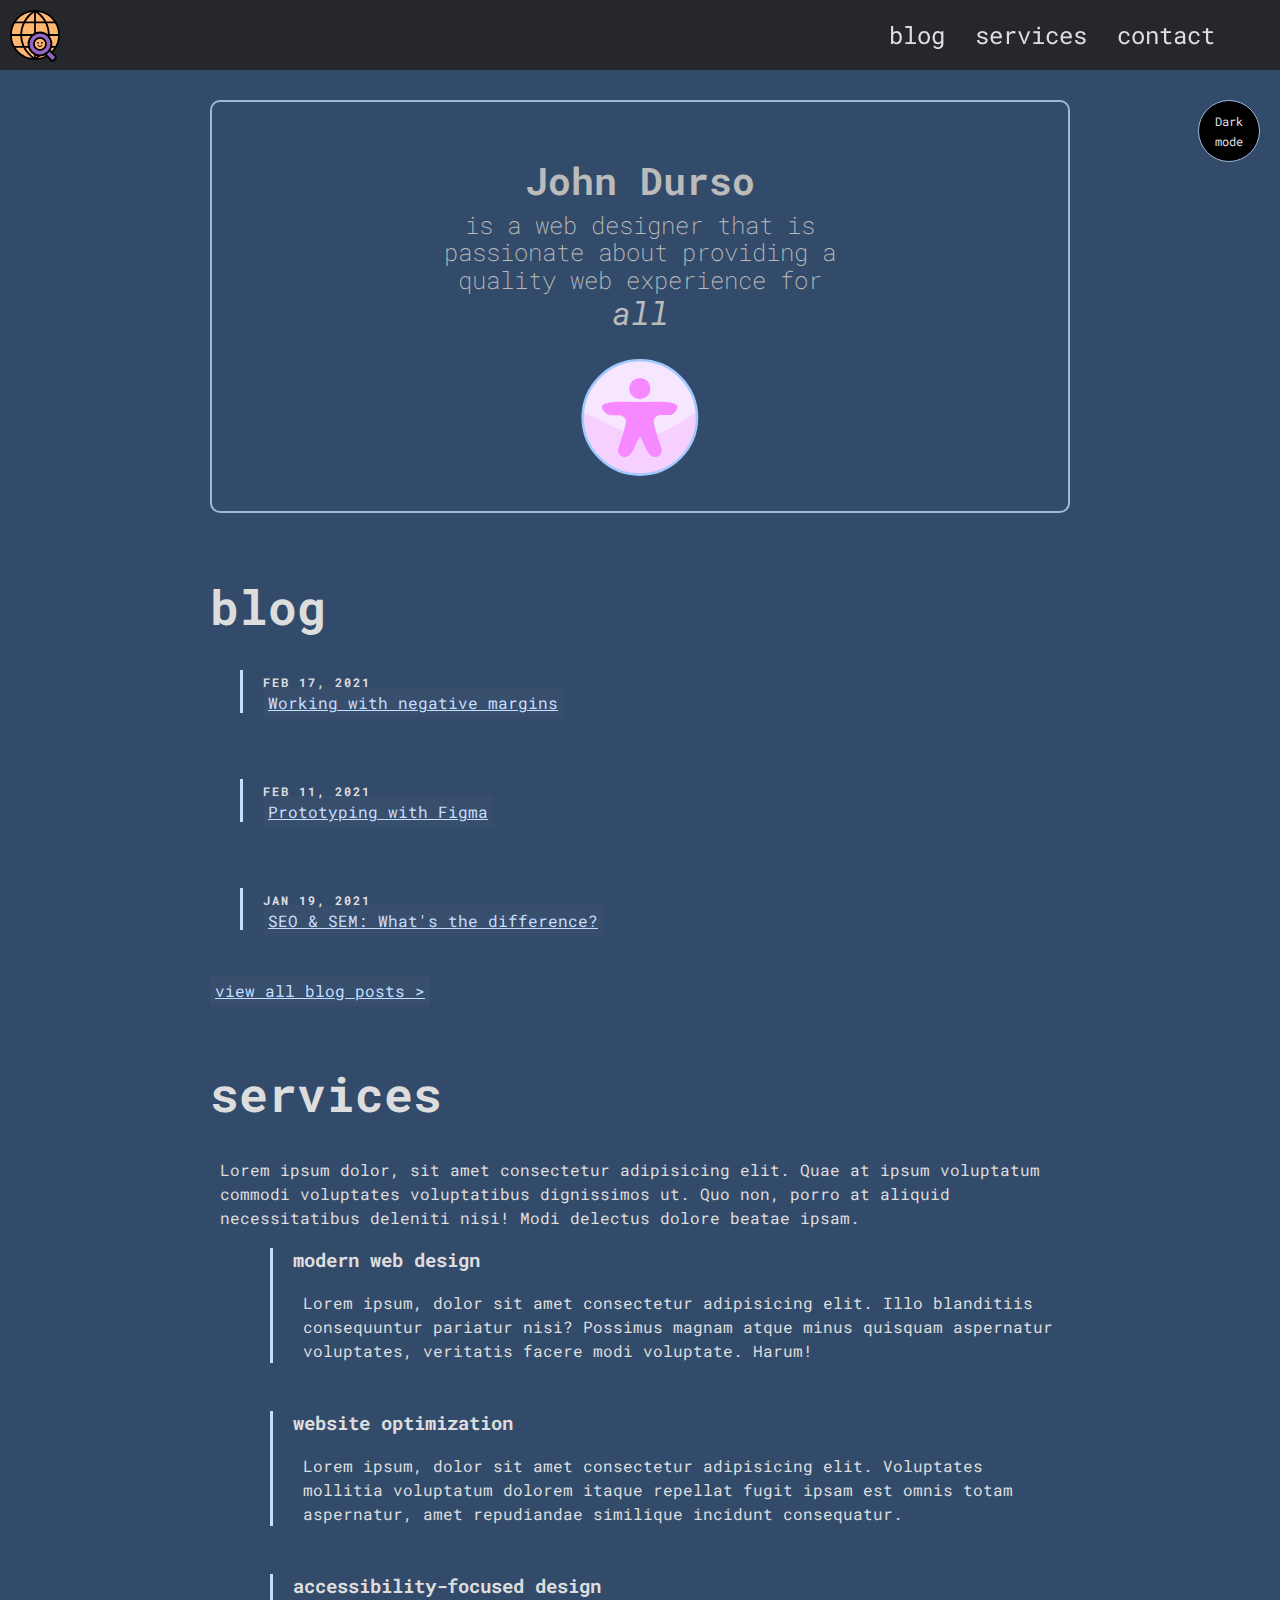
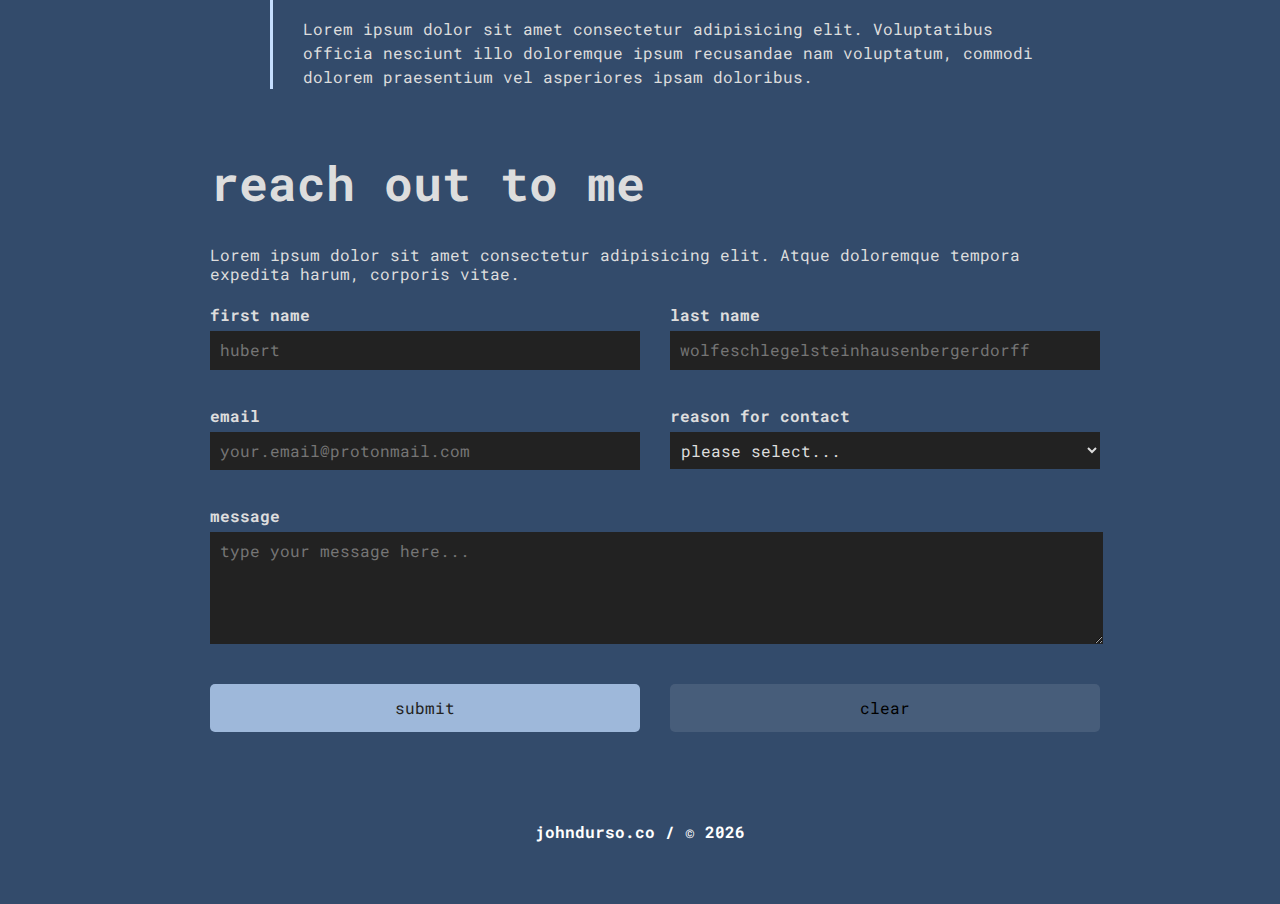
<file: index.html>
<!DOCTYPE html>
<html lang="en">
<head>
    <meta charset="UTF-8">
    <meta http-equiv="X-UA-Compatible" content="IE=edge">
    <meta name="viewport" content="width=device-width, initial-scale=1.0">
    <link rel="stylesheet" href="assets/css/normalize.css">
    <link rel="stylesheet" href="assets/css/mauiwaui.css">
    <title>Providing web experiences for the masses | johndurso.co</title>
    <meta name="description" content="Modern and accessbile web design and development by John Durso.">
    <style>.secondary, .tertiary {display: none;}</style>
</head>
<body data-theme="light">
    <nav id="navigation" role="navigation"></nav>
    <div class="container">
        <header>
            <h1>
                John Durso
                <span>is a web designer that is passionate about providing a quality web experience for <br><strong><em>all</em></strong></span>
            </h1>    
            <img src="assets/images/accessibility.svg" alt="accessbility focused icon" width="120">            
        </header>
        <section id="blog">
            <h2>blog</h2>
            <ul class="recentBlogPosts" id="recentBlogPosts"></ul>
            <a href="blog.html">view all blog posts ></a>
        </section>
        <section id="services">
            <h2>services</h2>
            <p>Lorem ipsum dolor, sit amet consectetur adipisicing elit. Quae at ipsum voluptatum commodi voluptates voluptatibus dignissimos ut. 
                Quo non, porro at aliquid necessitatibus deleniti nisi! Modi delectus dolore beatae ipsam.</p>
            <ul>
                <li>
                    <h3>modern web design</h3>
                    <p>Lorem ipsum, dolor sit amet consectetur adipisicing elit. Illo blanditiis consequuntur pariatur nisi? Possimus magnam atque minus quisquam aspernatur voluptates, veritatis facere modi voluptate. Harum!</p>
                </li>
                <li>
                    <h3>website optimization</h3>
                    <p>Lorem ipsum, dolor sit amet consectetur adipisicing elit. Voluptates mollitia voluptatum dolorem itaque repellat fugit ipsam est omnis totam aspernatur, amet repudiandae similique incidunt consequatur.</p>
                </li>
                <li>
                    <h3>accessibility-focused design</h3>
                    <p>Lorem ipsum dolor sit amet consectetur adipisicing elit. Voluptatibus officia nesciunt illo doloremque ipsum recusandae nam voluptatum, commodi dolorem praesentium vel asperiores ipsam doloribus.</p>
                </li>
            </ul>
        </section>
        <section id="contact">
            <h2>reach out to me</h2>
            <p>Lorem ipsum dolor sit amet consectetur adipisicing elit. Atque doloremque tempora expedita harum, corporis vitae.</p>
            <form action="">
                <div>
                    <label for="firstName">
                        first name<br>
                        <input type="text" name="firstName" placeholder="hubert" required>
                    </label>
                </div>

                <div>
                    <label for="lastName">
                        last name<br>
                        <input type="text" name="lastName" placeholder="wolfeschlegelsteinhausenbergerdorff" required>
                    </label>
                </div>
                
                <div>
                    <label for="emailAddress">
                        email<br>
                        <input type="email" placeholder="your.email@protonmail.com" required>
                    </label>
                </div>
                
                <div>
                    <label for="reason">
                        reason for contact<br>
                        <select name="reason" id="reason" required>
                            <option value="">please select...</option>
                            <option value="design">web design</option>
                            <option value="optimization">website optimization</option>
                            <option value="accessibility">accessbility audit</option>
                            <option value="other">other</option>
                        </select>
                    </label>
                </div>

                <div>
                    <label for="message">
                        message<br>
                        <textarea name="message" id="message" placeholder="type your message here..." cols="30" rows="5"></textarea>
                    </label>
                </div>
                
                <div>
                    <input type="submit" name="submit" value="submit">
                </div>
                <div>
                    <input type="reset" name="clear" value="clear">
                </div>
            </form>
        </section>
    </div>

    <footer>
        <h4>johndurso.co / &copy; <time aria-label="aria-label attribute" title="title attribute current year"><script>document.write(new Date().getFullYear())</script></time></h4>
    </footer>

    <a id="back" style="display: none;"></a>
    <div id="allBlogPosts" style="display: none;"></div>
    <div id="innerNav" style="display: none;"></div>

    <script src="assets/js/blog-posts.js"></script>
    <script src="assets/js/columbianGold.js"></script>
    <script src="assets/js/themeToggle.js"></script>
</body>
</html>
</file>
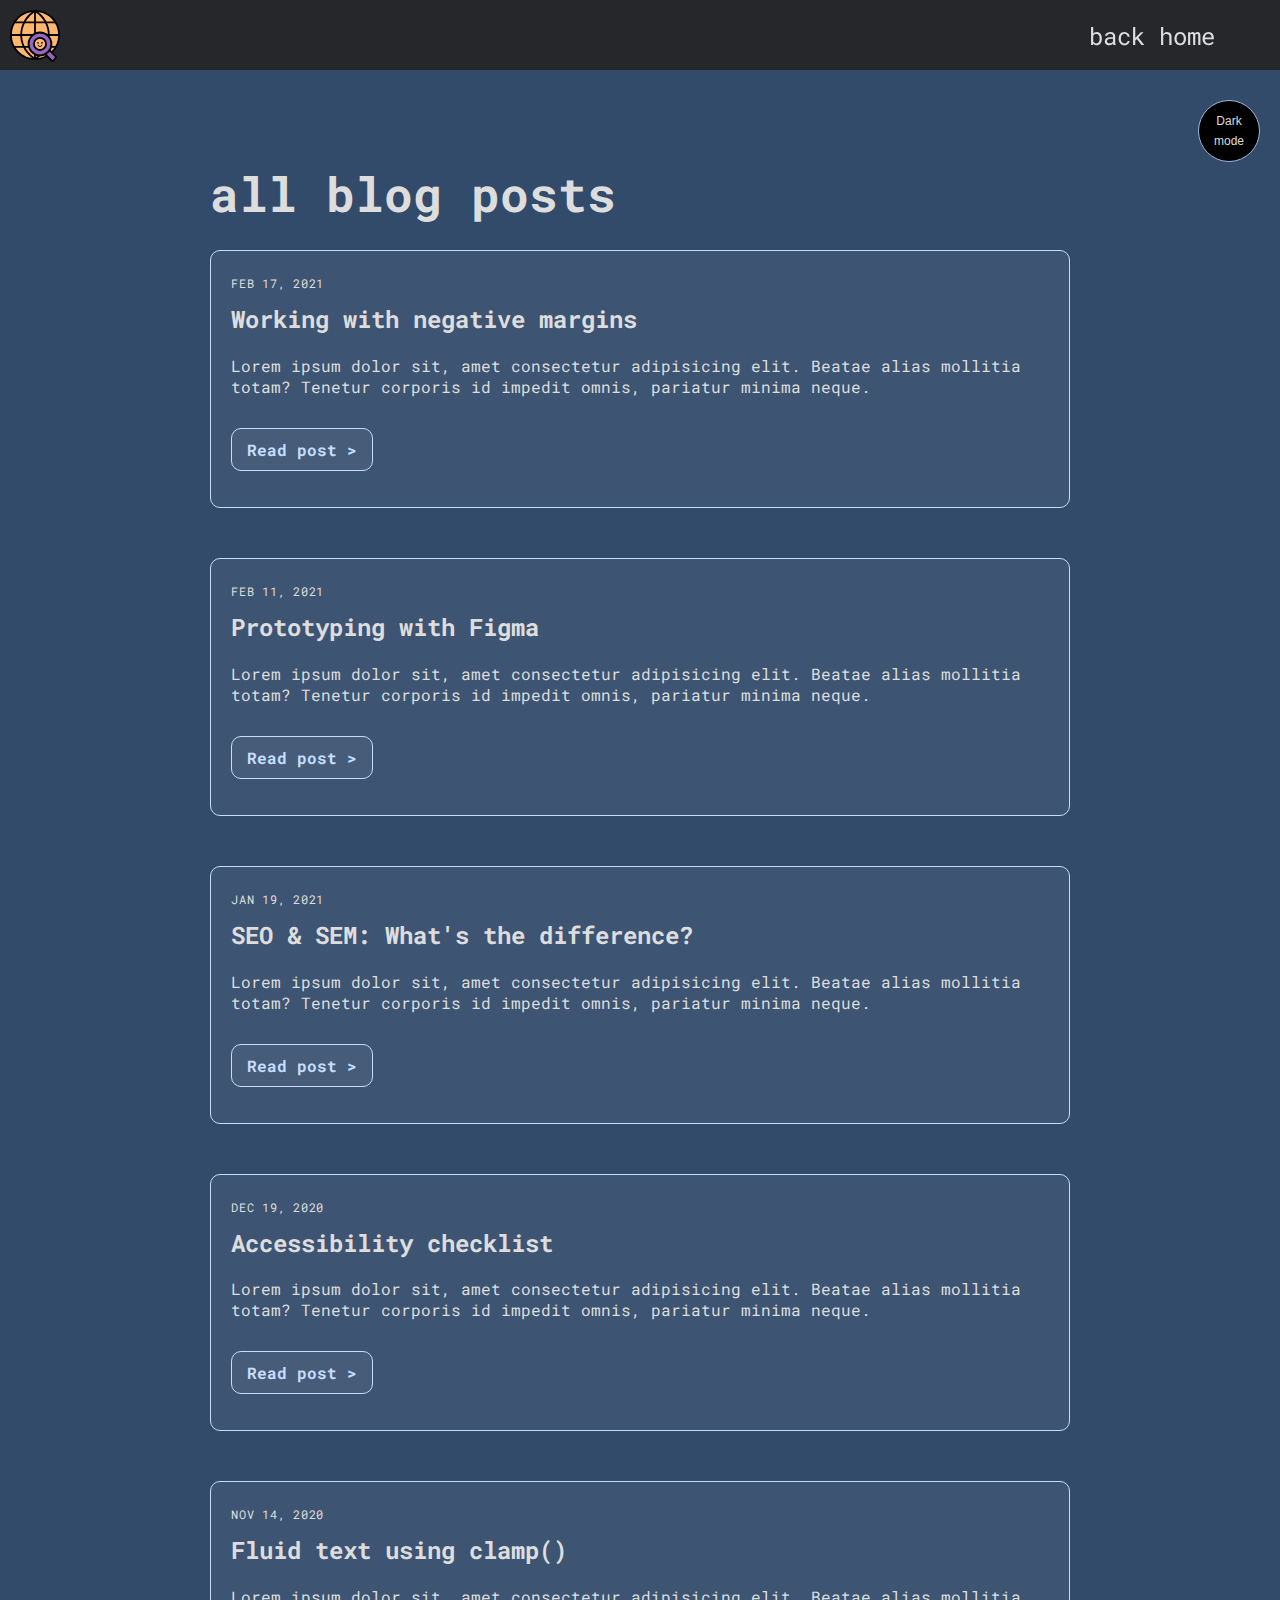
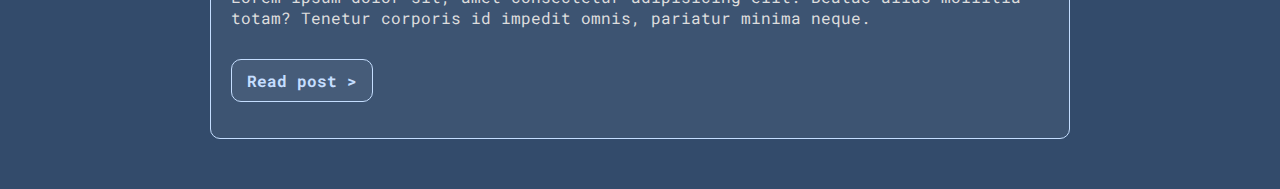
<file: blog.html>
<!DOCTYPE html>
<html>

<head>
    <meta charset="utf-8" />
    <meta http-equiv="X-UA-Compatible" content="IE=edge" />
    <title>All posts | johndurso.co</title>
    <meta name="description" content="Some fun tips and tricks for web designers and developers!" />
    <meta name="keywords" content="Web design blog, web development, responsive web" />
    <meta name="viewport" content="width=device-width, initial-scale=1.0" />
    <link rel="stylesheet" href="assets/css/mauiwaui.css" />
    <style>.primary, .tertiary, .hide {display: none;}</style>
    
</head>

<body data-theme="dark">
    <nav id="navigation" role="navigation"></nav>
    <div class="container">
        <div id="jsMsg"><h1 style="font-size: 20px; margin-top: 150px;">Javascript needs to be enabled to view blog posts.</h1></div>
        <div id="recentBlogPosts" style="display: none;"></div>
        <a id="back" style="display: none;"></a>
        <div class="blog" id="allBlogPosts"></div>
    </div>

    <script>
        window.onload = function() {
            console.log("Javascript is enabled!");
            document.getElementById("jsMsg").classList.add("hide");
        }
    </script>
    <script src="assets/js/columbianGold.js"></script>
    <script src="assets/js/blog-posts.js"></script>
    <script src="assets/js/themeToggle.js"></script>
</body>

</html>
</file>
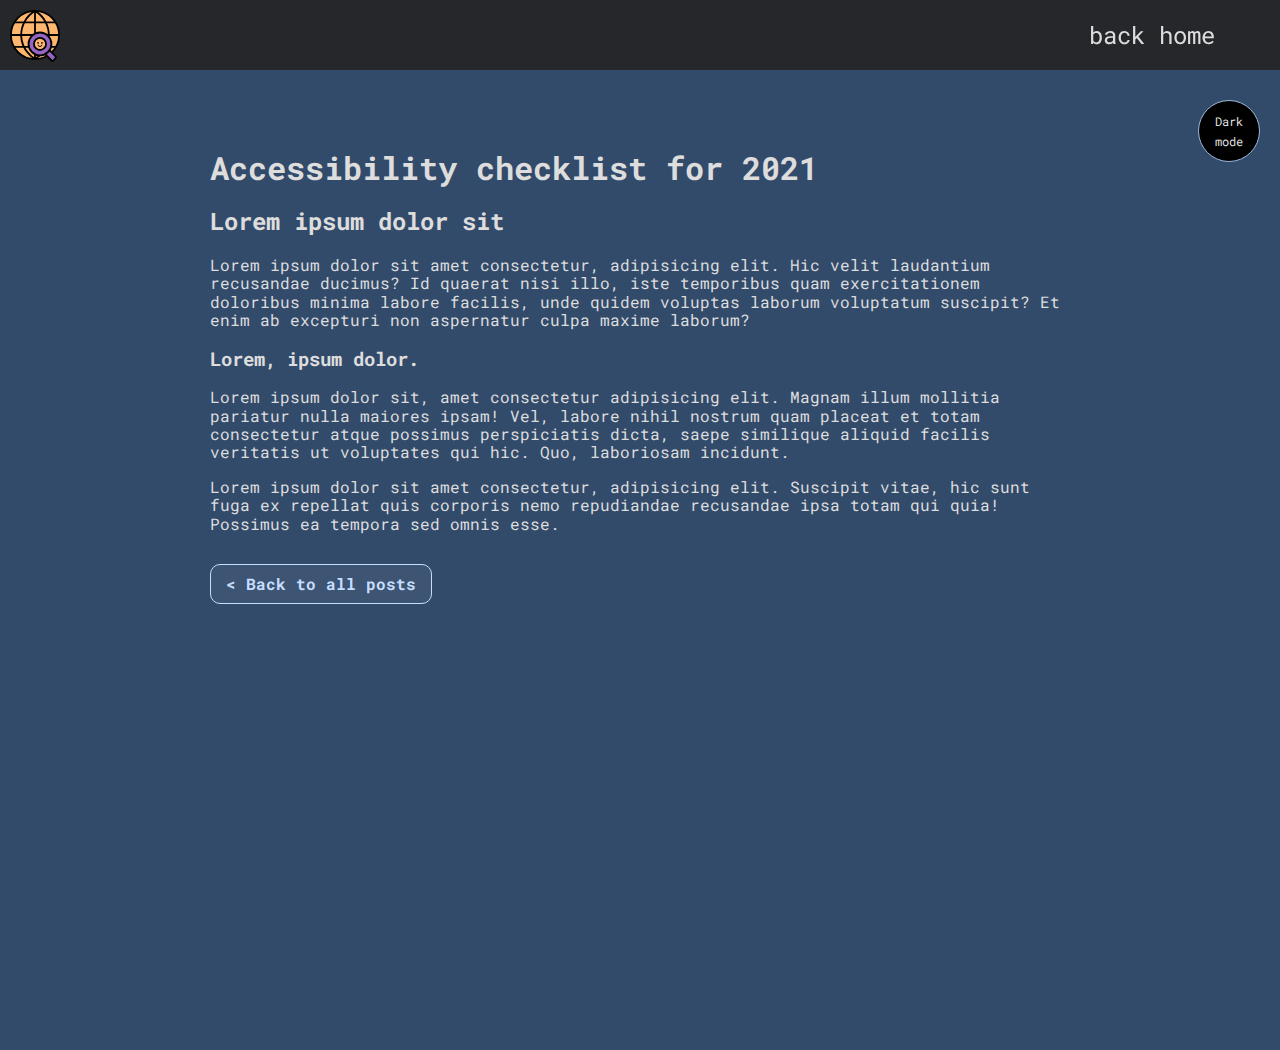
<file: blog/accessbility-checklist.html>
<!DOCTYPE html>
<html lang="en">
    <head>
        <meta charset="UTF-8">
        <meta http-equiv="X-UA-Compatible" content="IE=edge">
        <meta name="viewport" content="width=device-width, initial-scale=1.0">
        <link rel="stylesheet" href="../assets/css/normalize.css">
        <link rel="stylesheet" href="../assets/css/mauiwaui.css">
        <title>Accessibility checklist for 2021 | johndurso.co</title>
        <meta name="description" content="Modern and accessbile web design and development by John Durso.">
        <style>.primary, .secondary {display: none;}</style>
    </head>
<body>
    <nav id="navigation" role="navigation"></nav>
    <div class="container">
        <div class="blogPost">
            <h1>Accessibility checklist for 2021</h1>

            <h2>Lorem ipsum dolor sit</h2>
            <p>Lorem ipsum dolor sit amet consectetur, adipisicing elit. Hic velit laudantium recusandae ducimus? Id quaerat nisi illo, iste temporibus quam exercitationem doloribus minima labore facilis, unde quidem voluptas laborum voluptatum suscipit? Et enim ab excepturi non aspernatur culpa maxime laborum?</p>

            <h3>Lorem, ipsum dolor.</h3>
            <p>Lorem ipsum dolor sit, amet consectetur adipisicing elit. Magnam illum mollitia pariatur nulla maiores ipsam! Vel, labore nihil nostrum quam placeat et totam consectetur atque possimus perspiciatis dicta, saepe similique aliquid facilis veritatis ut voluptates qui hic. Quo, laboriosam incidunt.</p>

            <p>Lorem ipsum dolor sit amet consectetur, adipisicing elit. Suscipit vitae, hic sunt fuga ex repellat quis corporis nemo repudiandae recusandae ipsa totam qui quia! Possimus ea tempora sed omnis esse.</p>

            <div id="back"></div>
        </div>
    </div>

    <script src="../assets/js/columbianGold.js"></script>
    <script src="../assets/js/themeToggle.js"></script>
</body>
</html>
</file>
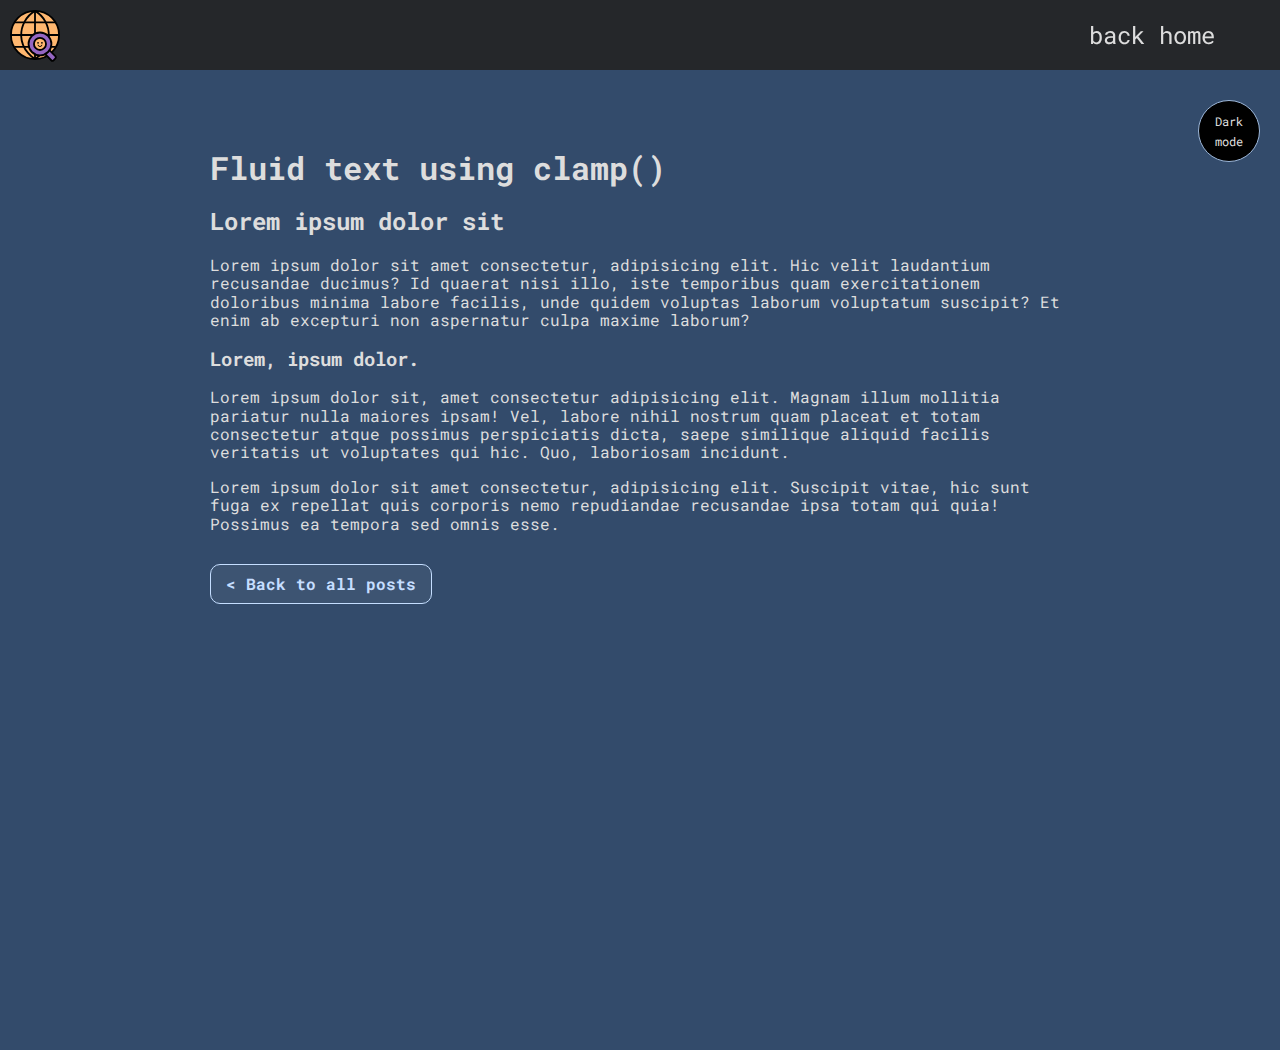
<file: blog/fluid-text-using-clamp.html>
<!DOCTYPE html>
<html lang="en">
    <head>
        <meta charset="UTF-8">
        <meta http-equiv="X-UA-Compatible" content="IE=edge">
        <meta name="viewport" content="width=device-width, initial-scale=1.0">
        <link rel="stylesheet" href="../assets/css/normalize.css">
        <link rel="stylesheet" href="../assets/css/mauiwaui.css">
        <title>Fluid text using clamp() | johndurso.co</title>
        <meta name="description" content="Modern and accessbile web design and development by John Durso.">
        <style>.primary, .secondary {display: none;}</style>
    </head>
<body>
    <nav id="navigation" role="navigation"></nav>
    <div class="container">
        <div class="blogPost">
            <h1>Fluid text using clamp()</h1>

            <h2>Lorem ipsum dolor sit</h2>
            <p>Lorem ipsum dolor sit amet consectetur, adipisicing elit. Hic velit laudantium recusandae ducimus? Id quaerat nisi illo, iste temporibus quam exercitationem doloribus minima labore facilis, unde quidem voluptas laborum voluptatum suscipit? Et enim ab excepturi non aspernatur culpa maxime laborum?</p>

            <h3>Lorem, ipsum dolor.</h3>
            <p>Lorem ipsum dolor sit, amet consectetur adipisicing elit. Magnam illum mollitia pariatur nulla maiores ipsam! Vel, labore nihil nostrum quam placeat et totam consectetur atque possimus perspiciatis dicta, saepe similique aliquid facilis veritatis ut voluptates qui hic. Quo, laboriosam incidunt.</p>

            <p>Lorem ipsum dolor sit amet consectetur, adipisicing elit. Suscipit vitae, hic sunt fuga ex repellat quis corporis nemo repudiandae recusandae ipsa totam qui quia! Possimus ea tempora sed omnis esse.</p>

            <div id="back"></div>
        </div>
    </div>

    <script src="../assets/js/columbianGold.js"></script>
    <script src="../assets/js/themeToggle.js"></script>
</body>
</html>
</file>
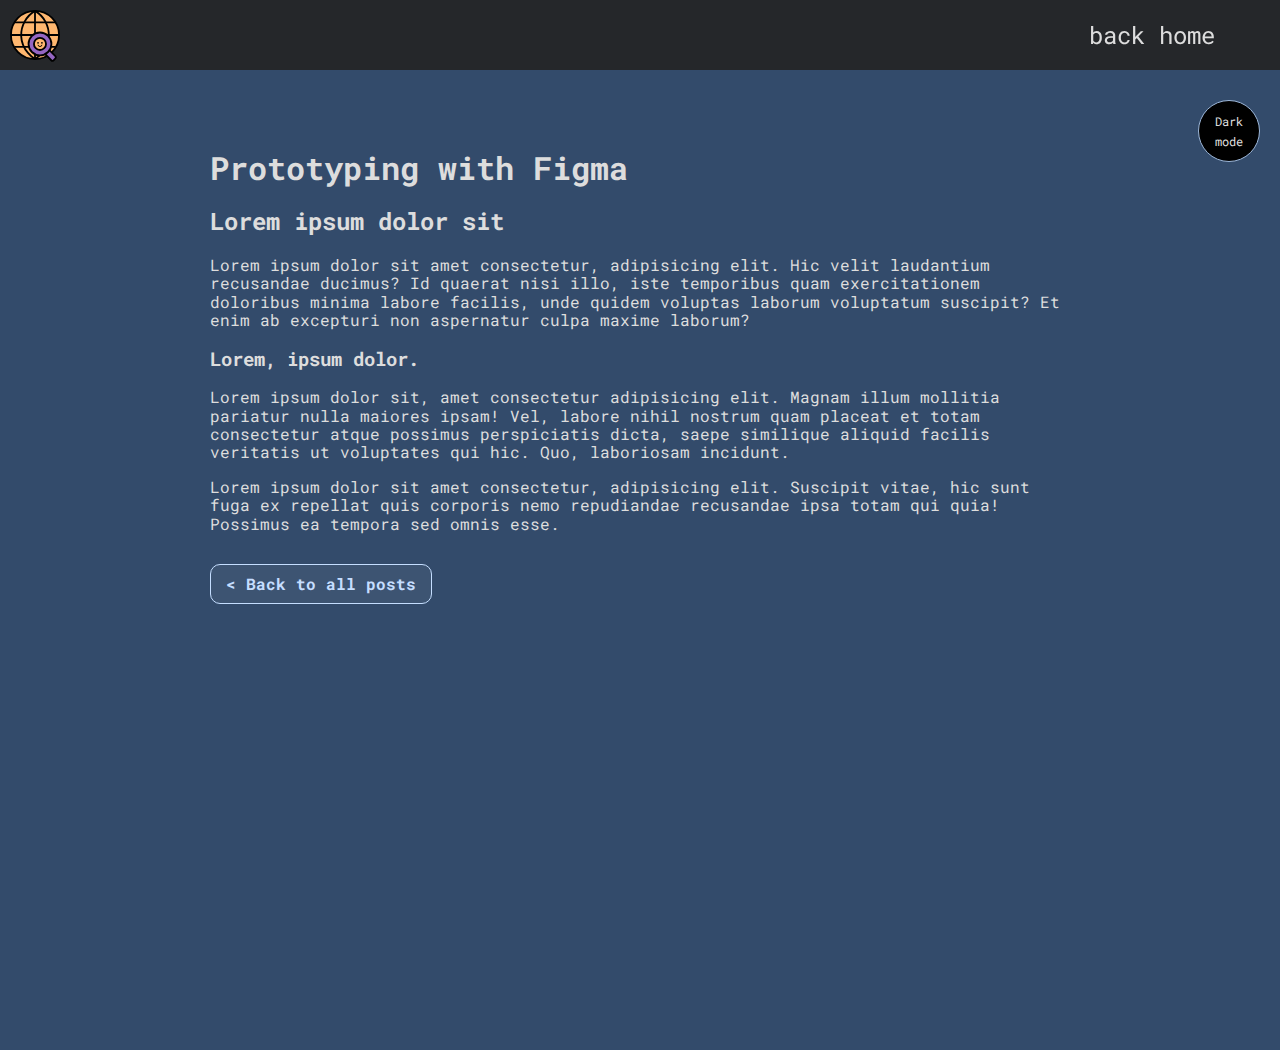
<file: blog/prototyping-with-figma.html>
<!DOCTYPE html>
<html lang="en">
    <head>
        <meta charset="UTF-8">
        <meta http-equiv="X-UA-Compatible" content="IE=edge">
        <meta name="viewport" content="width=device-width, initial-scale=1.0">
        <link rel="stylesheet" href="../assets/css/normalize.css">
        <link rel="stylesheet" href="../assets/css/mauiwaui.css">
        <title>Prototyping with Figma | johndurso.co</title>
        <meta name="description" content="Modern and accessbile web design and development by John Durso.">
        <style>.primary, .secondary {display: none;}</style>
    </head>
<body>
    <nav id="navigation" role="navigation"></nav>
    <div class="container">
        <div class="blogPost">
            <h1>Prototyping with Figma</h1>

            <h2>Lorem ipsum dolor sit</h2>
            <p>Lorem ipsum dolor sit amet consectetur, adipisicing elit. Hic velit laudantium recusandae ducimus? Id quaerat nisi illo, iste temporibus quam exercitationem doloribus minima labore facilis, unde quidem voluptas laborum voluptatum suscipit? Et enim ab excepturi non aspernatur culpa maxime laborum?</p>

            <h3>Lorem, ipsum dolor.</h3>
            <p>Lorem ipsum dolor sit, amet consectetur adipisicing elit. Magnam illum mollitia pariatur nulla maiores ipsam! Vel, labore nihil nostrum quam placeat et totam consectetur atque possimus perspiciatis dicta, saepe similique aliquid facilis veritatis ut voluptates qui hic. Quo, laboriosam incidunt.</p>

            <p>Lorem ipsum dolor sit amet consectetur, adipisicing elit. Suscipit vitae, hic sunt fuga ex repellat quis corporis nemo repudiandae recusandae ipsa totam qui quia! Possimus ea tempora sed omnis esse.</p>

            <div id="back"></div>
        </div>
    </div>

    <script src="../assets/js/columbianGold.js"></script>
    <script src="../assets/js/themeToggle.js"></script>
</body>
</html>
</file>
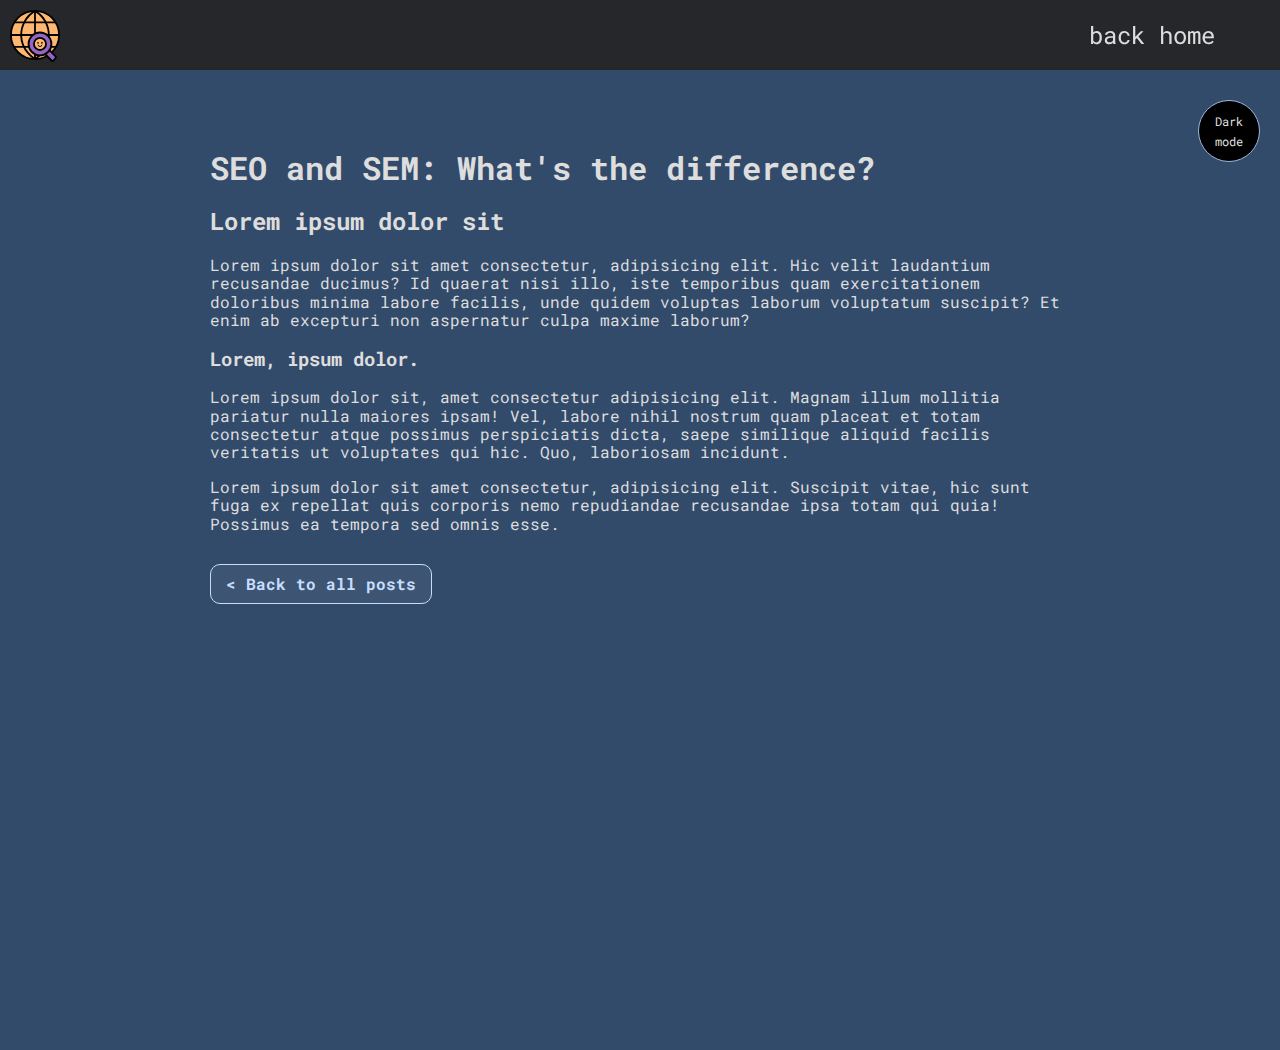
<file: blog/seo-and-seo-whats-the-difference.html>
<!DOCTYPE html>
<html lang="en">
    <head>
        <meta charset="UTF-8">
        <meta http-equiv="X-UA-Compatible" content="IE=edge">
        <meta name="viewport" content="width=device-width, initial-scale=1.0">
        <link rel="stylesheet" href="../assets/css/normalize.css">
        <link rel="stylesheet" href="../assets/css/mauiwaui.css">
        <title>SEO and SEM: What's the difference? | johndurso.co</title>
        <meta name="description" content="Modern and accessbile web design and development by John Durso.">
        <style>.primary, .secondary {display: none;}</style>
    </head>
<body>
    <nav id="navigation" role="navigation"></nav>
    <div class="container">
        <div class="blogPost">
            <h1>SEO and SEM: What's the difference?</h1>

            <h2>Lorem ipsum dolor sit</h2>
            <p>Lorem ipsum dolor sit amet consectetur, adipisicing elit. Hic velit laudantium recusandae ducimus? Id quaerat nisi illo, iste temporibus quam exercitationem doloribus minima labore facilis, unde quidem voluptas laborum voluptatum suscipit? Et enim ab excepturi non aspernatur culpa maxime laborum?</p>

            <h3>Lorem, ipsum dolor.</h3>
            <p>Lorem ipsum dolor sit, amet consectetur adipisicing elit. Magnam illum mollitia pariatur nulla maiores ipsam! Vel, labore nihil nostrum quam placeat et totam consectetur atque possimus perspiciatis dicta, saepe similique aliquid facilis veritatis ut voluptates qui hic. Quo, laboriosam incidunt.</p>

            <p>Lorem ipsum dolor sit amet consectetur, adipisicing elit. Suscipit vitae, hic sunt fuga ex repellat quis corporis nemo repudiandae recusandae ipsa totam qui quia! Possimus ea tempora sed omnis esse.</p>

            <div id="back"></div>
        </div>
    </div>

    <script src="../assets/js/columbianGold.js"></script>
    <script src="../assets/js/themeToggle.js"></script>
</body>
</html>
</file>
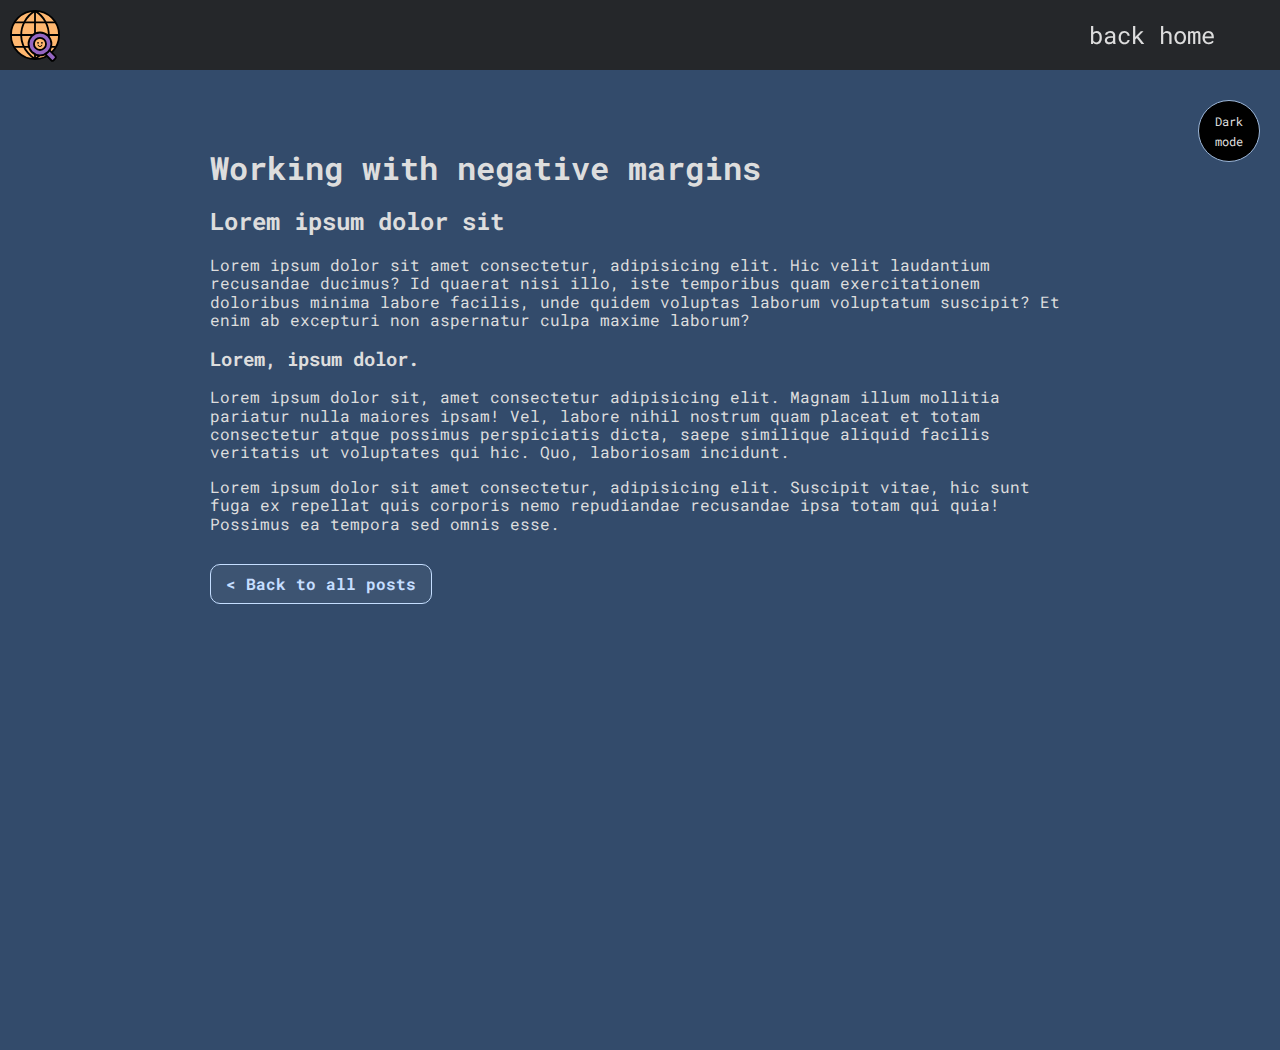
<file: blog/working-with-negative-margins.html>
<!DOCTYPE html>
<html lang="en">
    <head>
        <meta charset="UTF-8">
        <meta http-equiv="X-UA-Compatible" content="IE=edge">
        <meta name="viewport" content="width=device-width, initial-scale=1.0">
        <link rel="stylesheet" href="../assets/css/normalize.css">
        <link rel="stylesheet" href="../assets/css/mauiwaui.css">
        <title>Working with negative margins | johndurso.co</title>
        <meta name="description" content="Modern and accessbile web design and development by John Durso.">
        <style>.primary, .secondary {display: none;}</style>
    </head>
<body>
    <nav id="navigation" role="navigation"></nav>
    <div class="container">
        <div class="blogPost">
            <h1>Working with negative margins</h1>

            <h2>Lorem ipsum dolor sit</h2>
            <p>Lorem ipsum dolor sit amet consectetur, adipisicing elit. Hic velit laudantium recusandae ducimus? Id quaerat nisi illo, iste temporibus quam exercitationem doloribus minima labore facilis, unde quidem voluptas laborum voluptatum suscipit? Et enim ab excepturi non aspernatur culpa maxime laborum?</p>

            <h3>Lorem, ipsum dolor.</h3>
            <p>Lorem ipsum dolor sit, amet consectetur adipisicing elit. Magnam illum mollitia pariatur nulla maiores ipsam! Vel, labore nihil nostrum quam placeat et totam consectetur atque possimus perspiciatis dicta, saepe similique aliquid facilis veritatis ut voluptates qui hic. Quo, laboriosam incidunt.</p>

            <p>Lorem ipsum dolor sit amet consectetur, adipisicing elit. Suscipit vitae, hic sunt fuga ex repellat quis corporis nemo repudiandae recusandae ipsa totam qui quia! Possimus ea tempora sed omnis esse.</p>

            <div id="back"></div>
        </div>
    </div>

    <script src="../assets/js/columbianGold.js"></script>
    <script src="../assets/js/themeToggle.js"></script>
</body>
</html>
</file>
<file: assets/css/mauiwaui.css>
@import url('https://fonts.googleapis.com/css2?family=Roboto+Mono:wght@100;300;700&display=swap');

:root {
    /* light colors */
    --lightText: #222222;
    --lightBlue: #c5deff;
    --blue: #9eb8da;
    
    /* dark colors */
    --darkText: #dddddd;
    --darkBlue: #334b6b;


    /* animations */
    --transition: 0.2s ease all;
    --transitionLong: 0.75s ease all;

    /* media query sizes */
    --medScreen: 990px;
}

html {
	scroll-behavior: smooth;
}

:focus {
    outline: 2px solid deepskyblue;
}

a:visited {
    color: #222222;
}

body[data-theme="dark"] a:visited {
    color: #ccc;
}

/* dark mode toggle */

.theme-button {
    background-color: transparent;
    border: 1px solid transparent;
    width: 50px;
    height: 50px;
    color: var(--lightText);
  }
  .theme-button:focus {
    border-radius: 100%;
    outline: 2px solid deepskyblue;
  }
  
  .dark,
  .light {
    display: none;
    position: fixed;
    top: 100px;
    right: 20px;
    padding: 10px;
    border: 1px solid var(--darkBlue);
    border-radius: 100px;
    width: 40px;
    height: 40px;
    font-size: 0.75rem;
    line-height: 20px;
  }
  
  [data-theme="dark"] .dark {
    display: inline-block;
    color: var(--darkText);
    background-color: rgba(0,0,0.25);
    border-color: var(--blue);
  }
  
  [data-theme="light"] .light {
    display: inline-block;
    background-color: rgba(255,255,255.25);
  }

  @media screen and (max-width: 990px) {
    .dark,
    .light {
        position: fixed;
        top: 90%;
        left: 20px;
        background-color: var(--darkBlue);
        box-shadow: 0px 0px 5px #666;
    }
  }

/* ========================================== */

body {
    font-family: 'Roboto Mono', monospace;
    min-height: 100vh;
    transition: var(--transitionLong);
}

body[data-theme="light"] {
    background: linear-gradient(168.05deg, var(--lightBlue) 1.12%, var(--blue) 100%);
    color: var(--lightText);
}

body[data-theme="dark"] {
    background: var(--darkBlue);
    color: var(--darkText);
  }

ul {
    list-style: none;
    padding-left: 0;
}

/* ========================================== */

nav,
.innerNav {
    z-index: 1000;
    position: fixed;
    top:0;
    left:0;
    display: block;
    width: 100%;
    height: 70px;
    background: rgba(0,0,0,0.5);
}

body[data-theme="dark"] nav,
body[data-theme="dark"] .innerNav {
    background: rgba(36, 36, 36, 0.9);
}

.john {
    --size: 50px;
    position: absolute;
    z-index: 2;
    left: 10px;
    bottom: 10px;
    height: var(--size);
    width: var(--size);
    text-align: center;
    transition: var(--transitionLong);
}

ul.navigationMenu {
    height: 40px;
    display: flex;
    flex-direction: row;
    justify-content: flex-end;
    align-items: center;
    list-style: none;
}

ul.navigationMenu li a {
    position: relative;
    margin: 0 10px;
    padding: 5px;
    color: var(--darkText);
    background-color: transparent;
    text-decoration: none;
    font-size: clamp(1rem, 2vw, 1.5rem);
}

ul.navigationMenu li a:hover {
    color: var(--lightText);
    background-color: var(--lightBlue)
}

body[data-theme="dark"] ul.navigationMenu li a:hover {
    color: var(--darkText);
    background-color: var(--darkBlue);
}

@media screen and (max-width: 990px) {
    nav {
        height: 90px;
    }
    ul.navigationMenu {
        height: 70px;
    }
    .john {
        bottom: 20px;
    }
}

/* ========================================== */

.socialMenu {
    z-index: 1000;
    position: absolute;
    top: 100%;
    left: -150px;
    width: 100px;
    background-color: #fff;
    color: #000;
    border: 2px solid #000;
    margin: auto;
    padding: 10px;
    text-align: center;
    transition: var(--transitionLong);
}

.socialMenu li {
    margin-bottom: 15px;
}

.socialMenu li:last-child {
    margin-bottom: 0;
}

.socialMenu a {
    text-decoration: none;
}

.socialMenu a span {
    display: block;
    color: #000;
    background-color: #fff;
    border-radius: 5px;
    text-align: center;
    padding: 3px;
    border: 1px solid #000;
}

.socialMenu span svg {
    fill: #000;
    width: 50px;
}

.socialMenu a:focus span,
.socialMenu a:hover span {
    color: #fff;
    background-color: #000;
}
.socialMenu a:hover span svg,
.socialMenu a:focus span svg{
    fill: #fff;
}

.open {
    left: 0 !important;
}

/* ========================================== */

header {
    position: relative;
    display: block;
    text-align: center;
    width: auto;
    padding: 30px;
    box-sizing: border-box;
    margin-top: 100px;
    background-color: var(--darkBlue);
    color: var(--darkText);
    border-radius: 10px;
    border: 2px solid transparent;
    overflow: hidden;
}

body[data-theme="dark"] header {
    background-color: transparent;
    border: 2px solid var(--blue);
    color: #bbb;
}

header h1 {
    position: relative;
    z-index: 10;
    font-size: clamp(2rem, 3vw, 4rem);
}

header h1 span {
    display: block;
    font-size: clamp(0.9rem, 3vw, 1.5rem);
    font-weight: 200;
    width: 405px;
    margin: 10px auto;
}

@media screen and (max-width: 990px) {
    header h1 span {
        width: 100% !important;
    }
}

header strong {
    font-size: 2rem;
}

.container {
    width: 95%;
    max-width: 900px;
    margin: auto;
    box-sizing: border-box;
    padding: 0 20px;
}

section {
    margin: 50px 0;
}

section:first-child {
    margin-top: 100px;
}

.blog h1,
section h2 {
    --fontSize: clamp(2rem, 4vw, 3rem);
    font-size: var(--fontSize);
    line-height: var(--fontSize);
    padding-top: 20px;
    width: 100%;
}

/* ========================================== */

#blog ul li,
#services ul li {
    margin-bottom: clamp(1.5rem, 4vw, 3rem);
    margin-left: 30px;
    padding-left: 20px;
    border-left: 3px solid var(--darkBlue);
}

body[data-theme="dark"] #services ul li,
body[data-theme="dark"] #blog ul li {
    border-left: 3px solid var(--lightBlue);
}

#blog ul li:last-child {
    margin-bottom: clamp(3rem, 4vw, 4rem);
}

#blog a {
    color: #000;
    background-color: rgba(0,0,0,0.02);
    padding: 5px;
}

body[data-theme="dark"] #blog a {
    color: var(--lightBlue);
    background-color: rgba(255,255,255,.02);
}

#blog a:hover,
#blog a:focus {
    background-color: rgba(0,0,0,0.2);
}

body[data-theme="dark"] #blog a:hover,
body[data-theme="dark"] #blog a:focus {
    color: var(--lightText);
    background-color: var(--lightBlue);
}

#blog ul li span {
    display: block;
    font-size: 0.75rem;
    line-height: 1.5rem;
    font-weight: bold;
    text-transform: uppercase;
    letter-spacing: 2px;
}

@media screen and (max-width: 990px) {
    #blog ul li, #services ul li {
        margin-left: 0;
    }
}

/* ========================================== */

#services {
    line-height: 1.5rem;
}

#services p {
    margin-left: 10px;
}

#services ul {
    margin-left: 30px;
}

/* ========================================== */

#contact form {
    display: grid;
    width: 100%;
    grid-template-columns: 50% 50%;
    grid-gap: 30px;
    box-sizing: border-box;
}

#contact form label {
    line-height: 2rem;
    font-weight: bold;
}

#contact form input,
#contact form select,
#contact form textarea {
    box-sizing: border-box;
    border: none;
}

#contact form input,
#contact form textarea {
    padding: 10px;
}

#contact form select {
    padding: 7px;
}

#contact form input,
#contact form select {
    width: 100%;
}

#contact form textarea {
    width: 94%;
}

form div:first-child,
form div:nth-child(2) {
    grid-row: 1 / span 1;
}

form div:first-child {
    grid-column: 1;
}

form div:nth-child(2) {
    grid-column: 2;
}

form div:nth-child(3) {
    grid-row: 2;
    grid-column: 1 / span 1;
}

form div:nth-child(4) {
    grid-row: 2;
    grid-column: 2 / span 1;
}

form div:nth-child(5) {
    grid-row: 3;
    grid-column: 1 / span 4;
}

form div:nth-child(6) {
    grid-row: 4;
    grid-column: 1 / span 1;
}

form div:last-child {
    grid-row: 4;
    grid-column: 2 / span 1;
}

form input[type="submit"],
form input[type="reset"] {
    padding: 15px !important;
}

form input[type="submit"] {
    background-color: var(--darkBlue);
    color: var(--darkText);
    border: 1px solid #000;
    border-radius: 5px;
}

form input[type="submit"]:hover,
form input[type="submit"]:focus {
    color: var(--blue);
    cursor: pointer;
}

form input[type="reset"] {
    background-color: rgba(0,0,0,0.1);
    color: #fff;
    border: 1px solid #000;
    border-radius: 5px;
}

form input[type="reset"]:hover,
form input[type="reset"]:focus {
    color: #000;
    cursor: pointer;
}

@media screen and (max-width: 990px) {
    #contact form {
        grid-template-columns: 100%;
        grid-gap: 30px;
    }
    #contact form div {
        grid-column: 1;
    }
    textarea {
        width: 100% !important;
    }
    form div:nth-child(2) {
        grid-row: 2;
    }
    form div:nth-child(3) {
        grid-row: 3;
    }
    form div:nth-child(4) {
        grid-row: 4;
    }
    form div:nth-child(5) {
        grid-row: 5;
    }
    form div:nth-child(6) {
        grid-row: 6;
    }
    form div:last-child {
        grid-row: 7;
    }
}

body[data-theme="dark"] #contact form input,
body[data-theme="dark"] #contact form select,
body[data-theme="dark"] #contact form textarea {
    background-color: var(--lightText);
    color: var(--darkText);
}

body[data-theme="dark"] form input[type="submit"] {
    color: var(--lightText) !important;
    background-color: var(--blue) !important;
}

body[data-theme="dark"] form input[type="submit"]:hover,
body[data-theme="dark"] form input[type="submit"]:focus {
    color: var(--purple) !important;
}

body[data-theme="dark"] form input[type="reset"] {
    background-color: rgba(255,255,255,0.1) !important;
    color: #000 !important;
}

body[data-theme="dark"] form input[type="reset"]:hover, 
body[data-theme="dark"] form input[type="reset"]:focus {
    color: #fff !important;
}

/* ========================================== */

footer {
    line-height: 100px;
    color: #fff;
    text-align: center;
}


/* ========================================== */
/* ========================================== */

.blog h1,
.blogPost h1 {
    margin-top: 150px;
}

.post {
    background-color: rgba(0,0,0,0.05);
    box-sizing: border-box;
    padding: 20px;
    margin-bottom: 50px;
    border: 1px solid var(--lightText);
    border-radius: 10px;
}

body[data-theme="dark"] .post {
    background-color: rgba(255,255,255,0.05);
    border-color: var(--lightBlue);
}

.postDate {
    display: block;
    font-size: 0.75rem;
    letter-spacing: 0.75px;
    line-height: 0;
    padding: 0;
    text-transform: uppercase;
}

.blog ul li a {
    font-size: 1.2rem;
}

.recentBlogPosts li span,
.blog ul li span {
    color: var(--lightText);
}

body[data-theme="dark"] .recentBlogPosts li span,
body[data-theme="dark"] .blog ul li span {
    color: var(--darkText);
}

body[data-theme="dark"] .blog ul li span {
    color: var(--darkText);
}

a.backToAllPosts,
.blogLink a {
    display: inline-block;
    color: var(--darkBlue);
    background-color: rgba(0,0,0,0.05);
    margin-top: 15px;
    padding: 10px 15px;
    font-weight: bold;
    text-decoration: none;
    border: 1px solid var(--darkBlue);
    border-radius: 10px;
    transition: var(--transition);
}

a.backToAllPosts:hover,
a.backToAllPosts:focus,
.blogLink a:hover,
.blogLink a:focus {
    background-color: rgba(0,0,0,0.2);
}

body[data-theme="dark"] a.backToAllPosts,
body[data-theme="dark"] .blogLink a {
    color: var(--lightBlue);
    background-color: rgba(255,255,255,0.05);
    border-color: var(--lightBlue);
}

body[data-theme="dark"] a.backToAllPosts:hover,
body[data-theme="dark"] a.backToAllPosts:focus,
body[data-theme="dark"] .blogLink a:hover,
body[data-theme="dark"] .blogLink a:focus {
    background-color: rgba(255,255,255,0.2);
}

#recentBlogPosts {
    color: transparent;
}

@media screen and (max-width: 990px) {
    .blog h1,
    .blogPost h1 {
        margin: 120px 0 50px 0;
        text-align: center;
    }
    #back {
        margin-bottom: 100px;
    }
}



@media screen and (prefers-reduced-motion: reduce) {
	:root {
        --transition: none;
        --transitionLong: none;
    }
    html {
		scroll-behavior: auto;
	}
}
</file>
